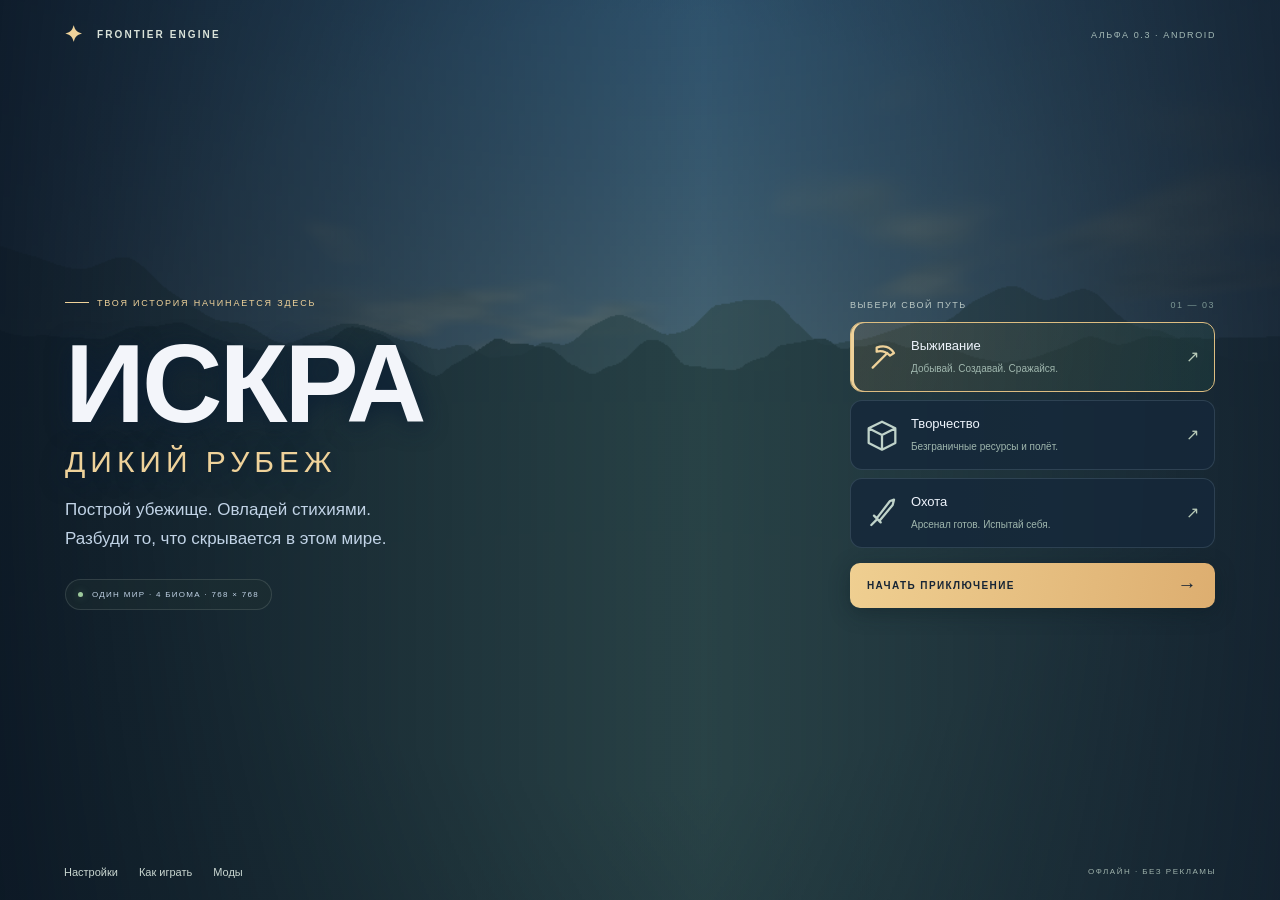
<file: game/index.html>
<!doctype html>
<html lang="ru">
<head>
  <meta charset="utf-8">
  <meta name="viewport" content="width=device-width,initial-scale=1,maximum-scale=1,user-scalable=no,viewport-fit=cover">
  <meta name="theme-color" content="#101b20">
  <title>Искра — Дикий рубеж</title>
  <link rel="stylesheet" href="style.css">
  <link rel="stylesheet" href="refinement.css">
</head>
<body>
  <canvas id="world" aria-label="Трёхмерный игровой мир"></canvas>
  <div id="vignette"></div><div id="damage"></div>
  <div id="boot"><div class="brand-small">ИСКРА / СОБСТВЕННЫЙ ДВИЖОК</div><div class="loader"></div><p>Мир просыпается…</p></div>
  <main id="menu" class="hidden">
    <div class="menu-top"><span class="brand-small"><span class="spark-mark">✦</span> FRONTIER ENGINE</span><span class="version">АЛЬФА 0.3 · ANDROID</span></div>
    <div class="menu-body">
      <div class="intro"><div class="eyebrow"><i></i> ТВОЯ ИСТОРИЯ НАЧИНАЕТСЯ ЗДЕСЬ</div><h1>ИСКРА<span>ДИКИЙ РУБЕЖ</span></h1><p class="intro-copy">Построй убежище. Овладей стихиями.<br>Разбуди то, что скрывается в этом мире.</p><div class="world-chip"><span class="chip-dot"></span> ОДИН МИР · 4 БИОМА · 768 × 768</div></div>
      <div class="mode-panel"><div class="panel-caption">ВЫБЕРИ СВОЙ ПУТЬ <span>01 — 03</span></div>
        <button class="mode-card active" data-mode="survival"><span class="mode-icon" data-icon="pick"></span><span><b>Выживание</b><small>Добывай. Создавай. Сражайся.</small></span><span class="card-arrow">↗</span></button>
        <button class="mode-card" data-mode="creative"><span class="mode-icon" data-icon="block"></span><span><b>Творчество</b><small>Безграничные ресурсы и полёт.</small></span><span class="card-arrow">↗</span></button>
        <button class="mode-card" data-mode="hunt"><span class="mode-icon" data-icon="sword"></span><span><b>Охота</b><small>Арсенал готов. Испытай себя.</small></span><span class="card-arrow">↗</span></button>
        <button id="start" class="primary">НАЧАТЬ ПРИКЛЮЧЕНИЕ <span>→</span></button><button id="continue" class="subtle hidden">Продолжить сохранённый мир</button>
      </div>
    </div>
    <div class="menu-bottom"><div><button id="menu-settings">Настройки</button><button id="menu-help">Как играть</button><button id="menu-mods">Моды</button></div><span>ОФЛАЙН · БЕЗ РЕКЛАМЫ</span></div>
  </main>
  <div id="hud" class="hidden">
    <div id="status"><div class="player-label"><span class="chip-dot"></span> ПУТНИК <span id="mode-label">ВЫЖИВАНИЕ</span></div><div class="stat health"><span data-icon="heart"></span><div><i id="hp-bar"></i></div><b id="hp-value">100</b></div><div class="stat mana"><span data-icon="crystal"></span><div><i id="mana-bar"></i></div><b id="mana-value">100</b></div><div class="stat hunger"><span data-icon="food"></span><div><i id="hunger-bar"></i></div><b id="hunger-value">100</b></div></div>
    <div id="location"><b id="biome">Изумрудный лес</b><span id="coords"></span></div><div id="progress-hud"><b id="level-label">УРОВЕНЬ 1</b><span id="xp-label">0 / 100</span><div><i id="xp-bar"></i></div></div>
    <div id="hud-top-right"><button id="bag" class="round-button" aria-label="Рюкзак" data-icon="bag"></button><button id="pause" class="round-button" aria-label="Пауза" data-icon="pause"></button></div>
    <div id="boss-hud" class="hidden"><span id="boss-name"></span><div><i id="boss-bar"></i></div><small id="boss-health"></small></div>
    <div id="crosshair"><i></i><i></i><i></i><i></i></div><div id="mining-ring" class="hidden"><svg viewBox="0 0 48 48"><circle cx="24" cy="24" r="20"/><circle id="mining-circle" cx="24" cy="24" r="20"/></svg></div>
    <div id="target-label"></div><div id="item-label"></div>
    <div id="joystick"><div class="joy-ring"></div><div id="joy-knob"></div></div>
    <div id="actions"><button id="jump" class="action-small" data-icon="jump" aria-label="Прыжок"></button><button id="attack" class="attack-button" aria-label="Копать"></button></div>
    <div id="hit-marker" aria-hidden="true">×</div>
    <div id="hotbar"></div><div id="quick-tip">Двигайся джойстиком · Проводи справа, чтобы смотреть</div>
    <div id="network-label" class="hidden"></div><div id="performance" class="hidden"></div>
  </div>
  <div id="control-editor" class="hidden"><span>Перетаскивай джойстик, кнопки и панель</span><button id="control-reset">Сбросить</button><button id="control-done">Готово ✓</button></div>
  <section id="modal" class="hidden"><div class="modal-card"><div class="modal-header"><div><small id="modal-eyebrow">ДИКИЙ РУБЕЖ</small><h2 id="modal-title"></h2></div><button id="modal-close" class="close-button" aria-label="Закрыть">×</button></div><div id="modal-content"></div></div></section>
  <div id="toast" role="status"></div><input id="mod-file" type="file" accept="application/json,.json" class="hidden">
  <div id="portrait-hint">↻<span>Поверни телефон горизонтально</span></div>
  <script src="content.js"></script><script src="world.js"></script><script src="geometry.js"></script><script src="models.js"></script><script src="creatures.js"></script><script src="engine.js"></script><script src="game.js"></script><script src="network.js"></script><script src="art.js"></script><script src="controls.js"></script><script src="ui.js"></script>
</body>
</html>
</file>
<file: game/style.css>
@font-face{font-family:Frontier;src:local('Arial');font-display:swap}
:root{--gold:#edce8d;--text:#f2f3e9;--muted:#a7b4b3;--panel:rgba(13,25,29,.92);--line:rgba(215,226,216,.14);--cyan:#81d8d8;--safe-top:env(safe-area-inset-top,0px);--safe-bottom:env(safe-area-inset-bottom,0px)}
*{box-sizing:border-box;-webkit-tap-highlight-color:transparent}html,body{margin:0;width:100%;height:100%;overflow:hidden;background:#15232a;color:var(--text);font-family:Frontier,Arial,sans-serif;touch-action:none;user-select:none;-webkit-user-select:none}button,input,select{font:inherit}button{color:inherit;border:0;cursor:pointer;touch-action:none}button:focus-visible{outline:2px solid var(--gold);outline-offset:3px}button:active{transform:scale(.96)}button:disabled{opacity:.4;cursor:default}.hidden{display:none!important}#world,#vignette,#damage{position:fixed;inset:0;width:100%;height:100%}#vignette{pointer-events:none;background:radial-gradient(ellipse at 50% 40%,transparent 35%,rgba(5,15,22,.30) 100%)}#damage{pointer-events:none;box-shadow:inset 0 0 90px rgba(236,51,44,.65);opacity:0;transition:opacity .15s}#damage.hit{opacity:1}#boot{position:fixed;inset:0;display:flex;flex-direction:column;align-items:center;justify-content:center;background:#122329;z-index:20}.loader{width:42px;height:42px;border:2px solid #345052;border-top-color:var(--gold);border-radius:50%;animation:spin 1s linear infinite;margin:28px 0 7px}#boot p{font-size:12px;color:var(--muted)}@keyframes spin{to{transform:rotate(360deg)}}
.brand-small{font-size:10px;letter-spacing:2.1px;font-weight:bold;color:#d9e2d9}.spark-mark{font-size:22px;color:var(--gold);vertical-align:middle;margin-right:8px}.version{font-size:9px;letter-spacing:1.6px;color:#a4bab6}#menu{position:fixed;inset:0;background:linear-gradient(90deg,rgba(9,22,26,.90) 0%,rgba(13,26,29,.58) 50%,rgba(11,24,28,.77) 100%);padding:calc(22px + var(--safe-top)) 5vw calc(16px + var(--safe-bottom));display:flex;flex-direction:column;justify-content:space-between}.menu-top,.menu-bottom{display:flex;justify-content:space-between;align-items:center}.menu-body{display:flex;justify-content:space-between;align-items:center;gap:35px;max-width:1150px;width:100%;align-self:center}.intro{flex:1}.eyebrow{color:var(--gold);font-size:9px;letter-spacing:1.8px;display:flex;align-items:center;gap:8px}.eyebrow i{display:inline-block;width:24px;height:1px;background:var(--gold)}h1{font-size:clamp(54px,8.7vw,118px);line-height:.94;margin:24px 0 18px;letter-spacing:-3px;font-weight:900;color:#f5f2e4;text-shadow:0 4px 25px #132729}h1 span{display:block;font-size:clamp(16px,2.4vw,30px);letter-spacing:5px;margin-top:12px;font-weight:500;color:var(--gold)}.intro-copy{font-size:clamp(11px,1.4vw,17px);color:#c0ceca;line-height:1.75;margin:0 0 25px}.world-chip{font-size:8px;letter-spacing:1.3px;display:inline-flex;align-items:center;gap:9px;padding:10px 12px;border:1px solid var(--line);border-radius:3px;background:#20343360}.chip-dot{height:5px;width:5px;border-radius:50%;background:#9eca9c;display:inline-block;box-shadow:0 0 8px #9eca9c50}.mode-panel{width:clamp(250px,33vw,365px);flex-shrink:0}.panel-caption{font-size:9px;letter-spacing:1.5px;color:#bbc9c5;display:flex;justify-content:space-between;margin-bottom:12px}.panel-caption span{color:#7c9693}.mode-card{width:100%;padding:15px 15px;display:flex;align-items:center;gap:13px;text-align:left;background:rgba(17,34,38,.73);border:1px solid var(--line);border-radius:5px;margin-bottom:8px;transition:background .15s,border .15s}.mode-card.active{border-color:var(--gold);background:linear-gradient(110deg,rgba(90,85,53,.35),rgba(33,46,40,.6));box-shadow:inset 3px 0 var(--gold)}.mode-icon{width:32px;height:32px;color:#c0d3ca}.mode-card.active .mode-icon{color:var(--gold)}.mode-card b{font-size:13px;font-weight:500;display:block;margin-bottom:5px}.mode-card small{font-size:10px;color:#9fb6ad}.card-arrow{margin-left:auto;color:#b8cab8}.primary{display:flex;align-items:center;justify-content:space-between;width:100%;background:var(--gold);color:#243332;letter-spacing:1.4px;font-size:10px;font-weight:bold;padding:17px 17px;border-radius:4px;margin-top:15px;box-shadow:0 5px 20px #0b1b2060}.primary span{font-size:19px;line-height:10px}.subtle{background:none;width:100%;font-size:10px;color:#c3cec4;margin-top:9px;padding:4px}.menu-bottom>div{display:flex;gap:21px}.menu-bottom button{background:none;padding:6px 0;font-size:11px;color:#c9d6d0}.menu-bottom>span{font-size:8px;letter-spacing:1.5px;color:#9fb3ac}
svg.icon{width:100%;height:100%;fill:none;stroke:currentColor;stroke-width:1.7;stroke-linecap:round;stroke-linejoin:round;display:block}#hud{position:fixed;inset:0;pointer-events:none}#hud button,#joystick,#hotbar{pointer-events:auto}#status{position:absolute;left:20px;top:calc(18px + var(--safe-top));width:155px;padding:10px 12px;border-radius:6px;background:#12252bd9;border:1px solid #d8ead816;backdrop-filter:blur(7px)}.player-label{display:flex;align-items:center;gap:6px;font-size:8px;letter-spacing:1px;margin-bottom:8px}.player-label>span:last-child{margin-left:auto;color:#adc0af;font-size:6px;letter-spacing:.6px}.stat{display:flex;align-items:center;gap:7px;margin:6px 0}.stat>span{width:13px;height:13px}.stat>div{height:4px;flex:1;background:#edf4dd19;border-radius:4px;overflow:hidden}.stat i{height:100%;width:100%;display:block;transition:width .1s;border-radius:4px}.stat b{font-size:9px;font-weight:400;width:21px;text-align:right}.health{color:#e69283}.health i{background:#e69283}.mana{color:#83cbd0}.mana i{background:#83cbd0}.hunger{color:#c3ce85}.hunger i{background:#c3ce85}#location{position:absolute;top:calc(21px + var(--safe-top));left:50%;transform:translateX(-50%);text-align:center;text-shadow:0 1px 6px #091b20}#location b{font-size:11px;display:block;font-weight:500;letter-spacing:.5px}#location span{font-size:8px;color:#d5e4d7;display:block;margin-top:5px}#hud-top-right{position:absolute;top:calc(18px + var(--safe-top));right:20px;display:flex;gap:8px}.round-button{width:36px;height:36px;padding:9px;border-radius:6px;background:#16272dd0;border:1px solid #d8ead829;color:#e2e6d7}#boss-hud{position:absolute;top:calc(67px + var(--safe-top));left:50%;width:280px;max-width:40vw;transform:translateX(-50%);text-align:center;text-shadow:0 1px 5px #091b20}#boss-name{font-size:11px;color:#f1dbad}#boss-hud>div{height:5px;background:#172a32dd;margin-top:7px;border:1px solid #ebcc9133;border-radius:6px;overflow:hidden}#boss-bar{display:block;width:100%;height:100%;background:#df9864}#boss-health{font-size:8px;display:block;margin-top:4px;color:#ded6c0}#crosshair{position:absolute;left:50%;top:50%;width:16px;height:16px;transform:translate(-50%,-50%);filter:drop-shadow(0 0 2px #142225)}#crosshair i{position:absolute;background:#f5efdcdd;border-radius:1px}#crosshair i:nth-child(1){width:1px;height:4px;top:0;left:7px}#crosshair i:nth-child(2){width:1px;height:4px;bottom:0;left:7px}#crosshair i:nth-child(3){height:1px;width:4px;left:0;top:7px}#crosshair i:nth-child(4){height:1px;width:4px;right:0;top:7px}#mining-ring{position:absolute;left:50%;top:50%;width:44px;height:44px;transform:translate(-50%,-50%)}#mining-ring svg{width:100%;height:100%;transform:rotate(-90deg)}#mining-ring circle{fill:none;stroke:#fff2ca30;stroke-width:2}#mining-circle{stroke:var(--gold)!important;stroke-dasharray:126;stroke-dashoffset:126}#target-label{position:absolute;left:50%;top:calc(50% + 30px);transform:translateX(-50%);font-size:9px;text-shadow:0 2px 5px #102226;color:#eef0d7}#item-label{position:absolute;bottom:calc(81px + var(--safe-bottom));left:50%;transform:translateX(-50%);font-size:10px;text-shadow:0 2px 5px #102226;color:#f2ebd8;padding:4px 9px;background:#13272b90;border-radius:3px;white-space:nowrap}#joystick{position:absolute;left:45px;bottom:calc(60px + var(--safe-bottom));width:108px;height:108px;touch-action:none}.joy-ring{position:absolute;inset:0;border-radius:50%;border:1px solid #eff8ed55;background:radial-gradient(circle,#1a2f3540 0%,#1a2f3540 38%,#ffffff0c 39%,#ffffff0c 41%,#1a2f3550 42%);box-shadow:0 3px 20px #15252a30}.joy-ring:before,.joy-ring:after{content:'';position:absolute;background:#e8ecd647;left:50%;top:12px;width:1px;height:6px}.joy-ring:after{top:auto;bottom:12px}#joy-knob{width:42px;height:42px;border-radius:50%;background:linear-gradient(145deg,#e6eee333,#96bbb155);border:1px solid #eef2da60;position:absolute;left:33px;top:33px;box-shadow:0 2px 9px #132a3050;pointer-events:none}#spells{position:absolute;right:160px;bottom:calc(122px + var(--safe-bottom));display:flex;gap:9px}.ability{position:relative;width:43px;height:43px;padding:9px;border-radius:50%;border:1px solid #f0cf9b6a;background:#17303ccc}.ability.fire{color:#ffba73;background:#56352ccc}.ability.frost{color:#9be7ee;background:#244853cc;border-color:#98e0df66}.ability small{position:absolute;right:-2px;bottom:-3px;background:#182b32;border-radius:5px;padding:2px 4px;font-size:8px;color:#f6f1d8}.ability.cooling{opacity:.55}#actions{position:absolute;right:28px;bottom:calc(52px + var(--safe-bottom));display:grid;grid-template-columns:48px 67px;gap:10px;align-items:center}.action-small{width:44px;height:44px;border-radius:50%;padding:11px;border:1px solid #d9e6d25e;background:#173039a9;color:#edf0d9}.action-small:first-child{grid-row:1}.action-small:nth-child(2){grid-row:2}.attack-button{grid-column:2;grid-row:1/3;width:66px;height:66px;border-radius:50%;padding:19px;background:linear-gradient(130deg,#e6c58bdd,#d9b26ccc);border:1px solid #ffeeccaa;color:#293d3f;box-shadow:0 3px 18px #152b3444}.sprint-button{position:absolute;bottom:calc(182px + var(--safe-bottom));left:70px;width:58px;padding:6px;background:#1c333a90;border:1px solid #d8e6d239;border-radius:12px;font-size:8px;letter-spacing:1px;color:#e4ebdb}.sprint-button.on{color:#ffe6a6;border-color:#ffe6a6}#descend{left:140px}#hotbar{display:flex;gap:4px;position:absolute;bottom:calc(24px + var(--safe-bottom));left:50%;transform:translateX(-50%);background:#152a31a9;padding:5px;border:1px solid #d8e6d233;border-radius:7px;backdrop-filter:blur(5px)}.slot{position:relative;width:43px;height:43px;border:1px solid #e7ecd31b;background:#203b4166;border-radius:4px;padding:10px;color:#e3e6d1}.slot.selected{border-color:var(--gold);background:#d6bd6d24;box-shadow:inset 0 -2px var(--gold);color:var(--gold)}.slot small{position:absolute;right:3px;bottom:2px;font-size:8px;color:#eee7cd}.slot .key{position:absolute;left:3px;top:2px;font-size:6px;color:#b7c6b7}.slot.empty{opacity:.4}#quick-tip{position:absolute;bottom:calc(7px + var(--safe-bottom));left:50%;transform:translateX(-50%);font-size:8px;white-space:nowrap;color:#d2decca0;text-shadow:0 1px 4px #122a30}#network-label{position:absolute;top:calc(120px + var(--safe-top));left:20px;font-size:9px;padding:7px;border-radius:3px;background:#132a30cc;color:#aaddc6}
#modal{position:fixed;inset:0;background:#091b2399;display:flex;align-items:center;justify-content:center;z-index:10;backdrop-filter:blur(5px);padding:18px}.modal-card{width:650px;max-width:94vw;max-height:91vh;background:var(--panel);border:1px solid #aebcaf33;border-radius:10px;box-shadow:0 18px 70px #071b2570;display:flex;flex-direction:column}.modal-header{padding:20px 24px 16px;border-bottom:1px solid var(--line);display:flex;align-items:center;justify-content:space-between}.modal-header small{font-size:8px;color:var(--gold);letter-spacing:1.5px}.modal-header h2{font-size:22px;font-weight:500;letter-spacing:.3px;margin:7px 0 0}.close-button{background:#ffffff09;color:#c1cfc3;border:1px solid var(--line);width:31px;height:31px;border-radius:5px;font-size:24px;line-height:24px}#modal-content{padding:18px 24px 23px;overflow:auto;touch-action:pan-y;min-height:0;user-select:text;-webkit-user-select:text}#modal-content p{font-size:12px;color:#b9cbc4;line-height:1.7;margin:0 0 13px}.tabs{display:flex;gap:7px;margin-bottom:16px}.tabs button{font-size:10px;padding:8px 14px;background:#d6e4d00a;border:1px solid var(--line);border-radius:4px;color:#bbcfc4}.tabs button.active{background:#edce8d15;border-color:#edce8d70;color:var(--gold)}.inventory-grid{display:grid;grid-template-columns:repeat(6,1fr);gap:7px}.inventory-item{position:relative;background:#20373c;border:1px solid var(--line);border-radius:5px;min-height:70px;padding:10px 5px;color:var(--text)}.inventory-item>span{display:block;width:26px;height:26px;margin:0 auto 7px}.inventory-item b{font-size:8px;display:block;font-weight:400;line-height:1.3}.inventory-item small{position:absolute;top:4px;right:5px;font-size:8px;color:#dacf9e}.inventory-item.active{border-color:var(--gold)}.recipe{display:flex;gap:12px;align-items:center;padding:11px 12px;background:#1a3237;border:1px solid var(--line);border-radius:5px;margin-bottom:7px}.recipe>span{width:28px;height:28px;flex-shrink:0}.recipe>div{flex:1}.recipe b{font-size:11px;font-weight:500}.recipe small{display:block;font-size:9px;color:#a9bdb3;margin-top:5px}.recipe button,.mini-button{background:#d8c08320;border:1px solid #d8c08360;padding:8px 12px;border-radius:4px;font-size:10px;color:var(--gold)}.recipe button:disabled{color:#8eaba4;border-color:#8eaba444;background:#8eaba409}.boss-card{display:flex;align-items:center;gap:13px;background:#22363a;border:1px solid var(--line);padding:14px;border-radius:5px;margin-bottom:8px}.boss-card>span{width:35px;height:35px;color:#d9b889}.boss-card>div{flex:1}.boss-card b{font-size:12px;font-weight:500}.boss-card small{display:block;font-size:9px;margin-top:5px;color:#aebfb2}.boss-card button{background:#d5b47720;border:1px solid #d5b47760;color:var(--gold);padding:9px 12px;font-size:10px;border-radius:4px}.setting-row{display:flex;justify-content:space-between;align-items:center;padding:12px 0;border-bottom:1px solid var(--line);gap:15px}.setting-row label{font-size:12px}.setting-row small{display:block;font-size:9px;color:#95aea4;margin-top:5px}select,input[type=text]{background:#22393e;border:1px solid #aac4b440;color:#dce6d6;border-radius:4px;padding:9px 12px;max-width:55%;user-select:text;-webkit-user-select:text;touch-action:auto;font-size:11px}input[type=range]{accent-color:var(--gold);width:150px;touch-action:auto}input[type=checkbox]{accent-color:var(--gold);width:17px;height:17px}.pause-grid{display:grid;grid-template-columns:1fr 1fr;gap:10px}.pause-grid button{padding:14px;text-align:left;background:#243b3f;border:1px solid var(--line);border-radius:5px;font-size:11px}.pause-grid button span{color:#8fb4a8;font-size:9px;display:block;margin-top:7px}.help-row{display:flex;gap:14px;padding:11px 0;border-bottom:1px solid var(--line)}.help-row>span{font-size:10px;color:var(--gold);min-width:100px}.help-row p{margin:0!important;font-size:11px!important}.notice{font-size:10px!important;padding:11px 13px;background:#d2ba7d0a;border:1px solid #d2ba7d30;border-radius:5px;margin-top:14px!important}.network-actions{display:flex;gap:10px;margin:14px 0}.network-actions button{flex:1;justify-content:center}.network-status{font-size:11px;color:#9be1b7;padding:12px;background:#163c3829;border:1px solid #9be1b733;border-radius:4px}.mod-entry{padding:9px 12px;border:1px solid var(--line);background:#20383d;margin-bottom:6px;font-size:11px}.dead-number{font-size:45px;font-weight:700;color:var(--gold);margin:6px 0}.death-stats{display:flex;gap:28px;margin-bottom:18px}.death-stats>div{font-size:9px;color:#a8c0b5}.death-stats b{display:block;font-size:25px;font-weight:400;color:#e8e6cb;margin-bottom:4px}#toast{position:fixed;left:50%;top:calc(17px + var(--safe-top));transform:translate(-50%,-100px);transition:transform .25s,opacity .25s;opacity:0;max-width:65vw;background:#122a2deF;border:1px solid #d1c08365;border-radius:5px;padding:11px 16px;text-align:center;font-size:11px;color:#eee3bc;pointer-events:none;z-index:50;box-shadow:0 3px 18px #10232c40}#toast.visible{opacity:1;transform:translate(-50%,0)}#portrait-hint{display:none}
@media(max-height:500px){#menu{padding-top:16px;padding-bottom:12px}.mode-card{padding:10px 12px;margin-bottom:6px}.mode-card b{font-size:12px;margin-bottom:4px}.mode-card small{font-size:9px}.mode-icon{width:27px;height:27px}.primary{padding:13px 14px;margin-top:10px}h1{margin:16px 0 13px;font-size:clamp(53px,9vw,90px)}.intro-copy{margin-bottom:16px;font-size:12px}.world-chip{padding:8px 10px;font-size:7px}.eyebrow{font-size:7px;letter-spacing:1.3px}.panel-caption{font-size:8px;margin-bottom:8px}#status{top:12px;left:14px;width:135px;padding:8px 10px}#location{top:16px}#hud-top-right{top:12px;right:15px}#joystick{left:28px;bottom:45px;width:98px;height:98px}#joy-knob{left:28px;top:28px}#sprint{left:48px;bottom:153px}#descend{left:116px;bottom:153px}#hotbar{bottom:18px}.slot{width:37px;height:37px;padding:8px}#item-label{bottom:72px}#quick-tip{bottom:4px;font-size:7px}#spells{right:137px;bottom:105px}#actions{right:20px;bottom:38px;gap:8px;grid-template-columns:43px 59px}.attack-button{width:59px;height:59px;padding:17px}.action-small{width:39px;height:39px;padding:10px}.ability{width:38px;height:38px;padding:8px}.modal-header{padding:14px 20px 12px}.modal-header h2{font-size:19px;margin-top:5px}#modal-content{padding:13px 20px 17px}.inventory-item{min-height:63px}.inventory-item>span{width:22px;height:22px;margin-bottom:5px}}
@media(min-width:1100px){#joystick{left:55px;bottom:60px}#actions{right:45px;bottom:65px}#spells{right:183px;bottom:133px}#status{width:185px}.slot{width:49px;height:49px}.intro{max-width:600px}#quick-tip{font-size:9px}#item-label{bottom:86px}}
#joystick{transform:scale(var(--joy-scale,1));transform-origin:center}#actions,#spells{transform:scale(var(--button-scale,1));transform-origin:center}#status{transform:scale(var(--hud-scale,1));transform-origin:top left}#hud-top-right{transform:scale(var(--hud-scale,1));transform-origin:top right}#hotbar{transform:translateX(-50%) scale(var(--hud-scale,1));transform-origin:center}#joystick,#actions,#spells,#sprint,#hotbar{opacity:var(--controls-opacity,.85)}.left-handed #joystick{left:auto;right:38px}.left-handed #sprint{left:auto;right:58px}.left-handed #actions{right:auto;left:28px}.left-handed #spells{right:auto;left:158px}.left-handed #descend{left:auto;right:130px}#control-editor{position:fixed;left:50%;top:18px;transform:translateX(-50%);z-index:15;display:flex;gap:12px;align-items:center;padding:9px 13px;background:#152f38ed;border:1px solid #efd59a77;border-radius:6px}#control-editor span{font-size:10px;color:#d9e5d1}#control-editor button{font-size:10px;padding:7px 9px;border-radius:4px;background:#e4c88620;color:var(--gold);border:1px solid #e4c88644}.editing-controls #joystick,.editing-controls #actions,.editing-controls #spells,.editing-controls #sprint,.editing-controls #hotbar{outline:2px dashed var(--gold);outline-offset:5px;cursor:move;opacity:1!important}.editing-controls #hud button{pointer-events:none}.editing-controls #joystick,.editing-controls #actions,.editing-controls #spells,.editing-controls #sprint,.editing-controls #hotbar{pointer-events:auto}#performance{position:absolute;right:20px;top:65px;padding:5px 7px;border-radius:4px;font-size:8px;color:#dbdfc4;background:#142d36aa}
@media(orientation:portrait) and (max-width:700px){#portrait-hint{display:flex;position:fixed;inset:0;background:#13282fed;z-index:40;flex-direction:column;align-items:center;justify-content:center;font-size:70px;color:var(--gold);gap:20px}#portrait-hint span{font-size:14px;color:#d2e0d5}#menu .menu-body{gap:15px}.intro-copy,.eyebrow,.world-chip{display:none}.mode-panel{width:220px}h1{font-size:35px}h1 span{font-size:10px;letter-spacing:2px}}
</file>
<file: game/refinement.css>
:root{--gold:#efd29a;--panel:#101c29f5;--text:#eef4fc;--muted:#9eb2c8;--cyan:#64dccd;--joy-scale:1;--button-scale:1;--hud-scale:1;--controls-opacity:.82}
/* Menus use native scrolling; only gameplay surfaces own gestures. */
html,body,button{touch-action:auto}
#world,#joystick,#jump,#attack,#control-editor,.editing-controls #hotbar{touch-action:none}
#modal,#modal-content,#modal-content button{touch-action:pan-y}
#modal-content input[type=range]{touch-action:pan-x}
#modal,#status,#hotbar{backdrop-filter:none}
#vignette{background:radial-gradient(ellipse at 50% 45%,transparent 55%,#06121b40)}
#status{width:146px;background:#101c2acf;border-radius:14px;padding:10px 12px;border-color:#bddaf321}
.player-label{font-size:8px;color:#d5e8f6}.stat{margin:7px 0}.stat>div{height:5px}.health i{background:linear-gradient(90deg,#ef6689,#ffaf99)}.mana i{background:linear-gradient(90deg,#62a9fc,#82e8e5)}.hunger i{background:linear-gradient(90deg,#a7bf65,#e7d593)}
#progress-hud{position:absolute;left:20px;top:calc(126px + var(--safe-top));width:146px;padding:8px 11px;background:#101c2acf;border:1px solid #bddaf321;border-radius:10px;transform:scale(var(--hud-scale));transform-origin:top left}
#progress-hud b,#progress-hud span{font-size:8px;letter-spacing:.4px;color:#dfd1b1}#progress-hud span{float:right;color:#b2c4d1}#progress-hud>div{height:3px;margin-top:7px;background:#b5cde41d;border-radius:4px;overflow:hidden}#xp-bar{display:block;height:100%;background:linear-gradient(90deg,#61c8b7,#e6d298)}
#location b{font-weight:600;color:#fff}#location span{color:#d6e4f3}
.round-button{width:44px;height:44px;padding:11px;border-radius:13px;background:#111e2cdd;border-color:#bddaf33a;box-shadow:0 3px 12px #07131d38}
#boss-hud{width:360px;top:calc(67px + var(--safe-top))}#boss-hud>div{height:8px;border-color:#edc79450}#boss-bar{background:linear-gradient(90deg,#d77874,#e8b378)}
#joystick{width:138px;height:138px;left:max(26px,env(safe-area-inset-left));bottom:calc(42px + var(--safe-bottom));transform:scale(var(--joy-scale));opacity:var(--controls-opacity)}
.joy-ring{border:2px solid #d4e5f458;background:radial-gradient(circle,#d5e5f409 36%,#d5e5f40f 37%,#d5e5f409 70%);box-shadow:inset 0 0 18px #09182630,0 4px 18px #07152024}
.joy-ring:before,.joy-ring:after{height:7px;width:3px;border-radius:2px;background:#d5e5f468;left:calc(50% - 1px);top:10px}.joy-ring:after{top:auto;bottom:10px}
#joy-knob{width:58px;height:58px;left:40px;top:40px;border:2px solid #e7f3fb88;background:linear-gradient(145deg,#e5f2fc70,#718d9e66);box-shadow:0 4px 14px #08131d42,inset 0 1px 2px #fff3}
#joystick.engaged .joy-ring{border-color:#c8f2ef8c}#joystick.engaged #joy-knob{background:linear-gradient(145deg,#ddf9fba0,#77b0b49c)}
#joystick.floating{left:var(--floating-x)!important;top:var(--floating-y)!important;right:auto!important;bottom:auto!important;transform:translate(-50%,-50%) scale(var(--joy-scale))!important}
#actions{display:contents;transform:none;opacity:1}
#jump,#attack{position:absolute;right:30px;bottom:calc(52px + var(--safe-bottom));transform:scale(var(--button-scale));transform-origin:center;opacity:var(--controls-opacity);grid-area:auto;border:2px solid #e4eff65c;color:#eaf2fa;background:#172736ae;box-shadow:0 4px 18px #07152035}
#jump{width:58px;height:58px;padding:15px;right:132px;bottom:calc(49px + var(--safe-bottom))}
#attack{width:84px;height:84px;padding:16px 18px 13px;display:flex;flex-direction:column;justify-content:center;align-items:center;gap:4px;border-color:#f4dba286;background:linear-gradient(140deg,#edc987de,#bf955bc9);color:#152534}
#attack svg{width:31px;height:31px}#attack small{font-size:9px;font-weight:bold;line-height:12px;white-space:nowrap}#attack.loading{background:#2c4a62df;border-color:#86d4e3;color:#c8eef3}
#jump:active,#attack:active{filter:brightness(1.15)}
.left-handed #joystick{left:auto;right:max(26px,env(safe-area-inset-right))}.left-handed #jump{right:auto;left:132px}.left-handed #attack{right:auto;left:30px}
#hotbar{bottom:calc(14px + var(--safe-bottom));gap:4px;padding:5px;border-radius:12px;background:#101e2bd1;border-color:#c1ddf033;opacity:.96}
.slot{width:42px;height:42px;padding:7px;border-radius:8px;background:#253749ad;border-color:#d2e6f31a}.slot.selected{background:#b699602b;border-color:#efd29a;box-shadow:inset 0 -2px #efd29a}.slot .key{display:none}.slot small{font-size:10px}
#item-label{bottom:calc(71px + var(--safe-bottom));padding:5px 11px;font-size:11px;border-radius:8px;background:#10202bbd;color:#f3e5c4}#quick-tip{display:none}#target-label{font-size:10px}
#hit-marker{position:absolute;left:50%;top:50%;transform:translate(-50%,-50%);font-size:30px;line-height:1;color:#ffdeb1;text-shadow:0 0 5px #000;opacity:0;transition:opacity .08s;pointer-events:none}#hit-marker.hit{opacity:1}
#network-label{top:calc(169px + var(--safe-top));background:#101c2acb;font-size:8px}#performance{top:calc(74px + var(--safe-top));font-size:9px;background:#10202bce;color:#d0ebdf}
#modal{padding:12px;background:#07111bcc}
.modal-card{width:760px;max-width:95vw;max-height:94vh;border-radius:18px;border-color:#aecde133;overflow:hidden}
.modal-header{flex-shrink:0;padding:17px 22px;background:#182636e6}.modal-header h2{font-size:22px;font-weight:650;color:#f2f7ff}.modal-header small{color:#d6bc8f;letter-spacing:1px}
.close-button{width:40px;height:40px;border-radius:12px;background:#d1e6fa0a}
#modal-content{overflow-y:auto;overflow-x:hidden;overscroll-behavior:contain;-webkit-overflow-scrolling:touch;scrollbar-width:thin;scrollbar-color:#526b80 #172333;padding:16px 22px 24px;flex:1;min-height:0;scroll-behavior:auto}
#modal-content p{color:#b0c4d7;font-size:12px}.tabs{position:sticky;top:-16px;z-index:2;padding:12px 0;background:#101c29;margin:-12px 0 12px;border-bottom:1px solid #bfd9eb18}.tabs button{font-size:12px;padding:11px 16px;border-radius:10px;flex:1;background:#243549;border-color:#b6d2e51c}.tabs button.active{background:#4b453529;border-color:#efd29a70;color:#efd29a}
.inventory-filter{display:flex;gap:6px;flex-wrap:wrap;margin-bottom:15px}.inventory-filter button{border-radius:20px;padding:8px 12px;font-size:11px;background:#243448;color:#bacddd;border:1px solid #b6d2e51b}.inventory-filter button.active{color:#d3f0ed;border-color:#70cec781;background:#70cec714}
.inventory-grid{grid-template-columns:repeat(auto-fill,minmax(96px,1fr));gap:9px}
.inventory-item{min-height:112px;padding:12px 7px 11px;border-radius:12px;background:linear-gradient(145deg,#2a4054,#172736);border-color:#c6dff329;box-shadow:inset 0 1px #ffffff08}
.inventory-item>span{width:54px;height:47px;margin:1px auto 10px;filter:drop-shadow(0 3px 4px #07111b75)}.inventory-item b{font-size:11px;font-weight:500;line-height:1.3}.inventory-item small{top:7px;right:8px;font-size:10px;background:#08152380;padding:2px 5px;border-radius:6px}.inventory-item.active{border-color:#efcd96;background:linear-gradient(145deg,#504a39,#243546)}
.item-art{width:100%;height:100%;display:block}.slot .item-art{filter:drop-shadow(0 2px 1px #07111b80)}
.recipe,.boss-card{background:linear-gradient(115deg,#223649,#18293a);border:1px solid #c0def125;border-radius:12px;padding:14px;margin-bottom:10px;gap:12px}.recipe>span{width:43px;height:43px}.recipe b,.boss-card b{font-size:13px}.recipe small,.boss-card small{font-size:11px;line-height:1.5;color:#afc4d5}.recipe button,.boss-card button{font-size:11px;padding:11px 13px;border-radius:9px;flex-shrink:0}.boss-card>span{width:44px;height:44px;flex-shrink:0;color:#e8c998}.recipe .requirement,.boss-card .requirement{display:block;color:#e4bb86;margin-top:6px}.recipe.locked,.boss-card.locked{opacity:.66}.progress-card{padding:13px 16px;border-radius:12px;border:1px solid #84cbb441;background:#84cbb40e;font-size:12px;color:#b3e6d4;margin-bottom:15px}
.setting-row{padding:15px 0;min-height:60px}.setting-row label{font-size:13px}.setting-row small{font-size:11px;max-width:300px;line-height:1.5}.setting-row select{font-size:12px;padding:10px 12px;border-radius:9px;background:#20354a}.setting-row input[type=range]{width:170px}.setting-row input[type=checkbox]{width:23px;height:23px}.pause-grid button{border-radius:12px;padding:20px;font-size:13px;background:#213449}.pause-grid button span{font-size:11px;color:#acc5d6}
.notice{color:#a9c0d2!important;font-size:11px!important;line-height:1.6!important;border-color:#b6d2e522;background:#b6d2e508;border-radius:10px}
#menu{background:linear-gradient(90deg,#091422e6,#0f233272 55%,#101d2ce0)}.mode-card{border-radius:12px;background:#15283acf;border-color:#bfd7ed24}.mode-card.active{background:linear-gradient(110deg,#8d704936,#2048435c);border-color:#ddbd81}.primary{border-radius:10px;background:linear-gradient(100deg,#efcf91,#ddae70);color:#172535}.intro-copy{color:#c1d3e6}.world-chip{border-radius:20px;color:#c1d3e6}h1{color:#f3f5fa;text-shadow:0 3px 25px #0b1e34}
#toast{background:#132539f5;color:#f1dec0;border-radius:12px;font-size:12px;max-width:75vw}
.editing-controls #joystick,.editing-controls #jump,.editing-controls #attack,.editing-controls #hotbar{outline:2px dashed #efd29a;outline-offset:5px;pointer-events:auto!important;opacity:1!important}.editing-controls #actions{outline:none}#control-editor{touch-action:none;background:#112538f5;border-radius:12px}
@media(max-height:500px){
 #joystick{width:124px;height:124px;left:23px;bottom:29px}#joy-knob{width:54px;height:54px;left:35px;top:35px}#jump{right:120px;bottom:29px;width:54px;height:54px;padding:14px}#attack{right:24px;bottom:32px;width:78px;height:78px;padding:13px}#attack svg{width:29px;height:29px}
 #status{left:13px;top:12px;width:130px;padding:8px 10px}#progress-hud{left:13px;top:110px;width:130px;padding:7px 10px}#network-label{top:154px;left:13px}#location{top:14px}#hud-top-right{right:15px;top:12px}.round-button{width:39px;height:39px;padding:10px}#performance{top:59px;right:15px}
 .left-handed #joystick{left:auto;right:23px}.left-handed #jump{left:120px;right:auto}.left-handed #attack{left:24px;right:auto}
 #hotbar{bottom:10px;gap:3px;padding:4px}.slot{width:38px;height:38px;padding:6px}#item-label{bottom:61px;font-size:10px}#boss-hud{top:60px}#modal-content{padding:14px 18px 20px}.tabs{top:-14px}.modal-header{padding:13px 18px}.modal-header h2{font-size:20px}.inventory-item{min-height:102px}.inventory-item>span{height:42px;margin-bottom:7px}
}
@media(max-width:740px){.inventory-grid{grid-template-columns:repeat(auto-fill,minmax(86px,1fr))}#hotbar .slot{width:34px;height:34px}#attack{right:18px}#jump{right:112px}.left-handed #attack{left:18px}.left-handed #jump{left:112px}.setting-row select{max-width:50%}.setting-row input[type=range]{width:130px}.boss-card{align-items:flex-start}.boss-card>span{display:none}.boss-card button{padding:10px 9px;max-width:110px}}
@media(max-width:600px){#hotbar{bottom:8px}.slot{width:31px!important;height:31px!important}#item-label{bottom:53px}.setting-row label{font-size:12px}.setting-row small{font-size:10px}.inventory-grid{grid-template-columns:repeat(4,1fr)}}
</file>
